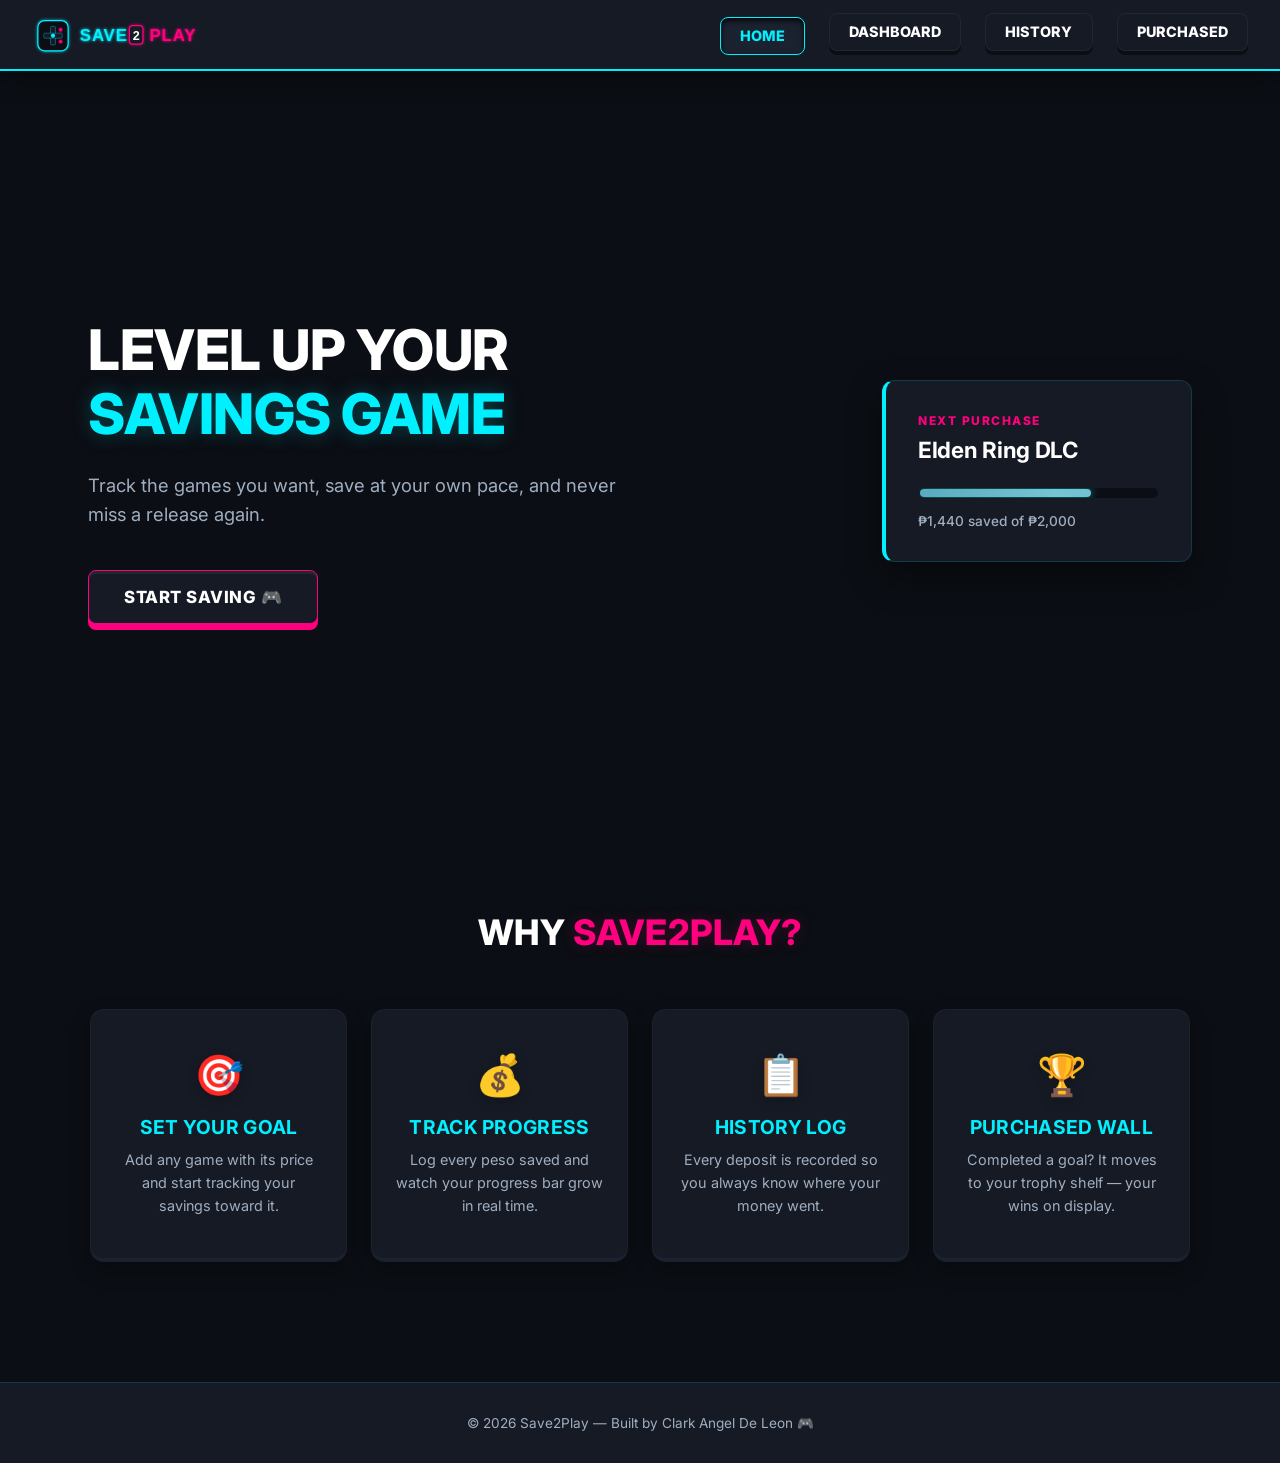
<file: index.html>
<!DOCTYPE html>
<html lang="en">
<head>
  <meta charset="UTF-8" />
  <meta name="viewport" content="width=device-width, initial-scale=1.0"/>
  <title>Save2Play</title>
  <link rel="stylesheet" href="css/style.css" />
  <link href="https://fonts.googleapis.com/css2?family=Inter:wght@400;500;600;700&display=swap" rel="stylesheet">
</head>
<body>

  <nav class="navbar">
    <div class="nav-logo">
      <svg xmlns="http://www.w3.org/2000/svg" viewBox="0 0 240 50" class="logo-svg">
        <defs>
          <filter id="cyan-glow" x="-20%" y="-20%" width="140%" height="140%">
            <feGaussianBlur stdDeviation="2" result="blur" />
            <feMerge>
              <feMergeNode in="blur" />
              <feMergeNode in="SourceGraphic" />
            </feMerge>
          </filter>
          <filter id="magenta-glow" x="-20%" y="-20%" width="140%" height="140%">
            <feGaussianBlur stdDeviation="2" result="blur" />
            <feMerge>
              <feMergeNode in="blur" />
              <feMergeNode in="SourceGraphic" />
            </feMerge>
          </filter>
        </defs>
        <g transform="translate(5, 5)">
          <g transform="translate(0, 2)">
            <rect x="2" y="2" width="36" height="36" rx="8" fill="#0B0E14" stroke="#00F0FF" stroke-width="1.5" filter="url(#cyan-glow)"/>
            <rect x="17" y="9" width="6" height="22" rx="1.5" fill="#151A24" stroke="rgba(0, 240, 255, 0.4)" stroke-width="1"/>
            <rect x="9" y="17" width="22" height="6" rx="1.5" fill="#151A24" stroke="rgba(0, 240, 255, 0.4)" stroke-width="1"/>
            <circle cx="20" cy="20" r="2.5" fill="#00F0FF"/>
            <circle cx="29" cy="13" r="2" fill="#FF007F" filter="url(#magenta-glow)"/>
            <circle cx="29" cy="27" r="2" fill="#FF007F" filter="url(#magenta-glow)"/>
          </g>
          <text x="52" y="28" font-family="'Segoe UI', sans-serif" font-size="20" font-weight="900" fill="#00F0FF" letter-spacing="1" filter="url(#cyan-glow)">SAVE</text>
          <rect x="111" y="10" width="16" height="22" rx="4" fill="#151A24" stroke="#FF007F" stroke-width="1.5" filter="url(#magenta-glow)"/>
          <text x="115" y="27" font-family="'Segoe UI', sans-serif" font-size="15" font-weight="900" fill="#ffffff">2</text>
          <text x="135" y="28" font-family="'Segoe UI', sans-serif" font-size="20" font-weight="900" fill="#FF007F" letter-spacing="1" filter="url(#magenta-glow)">PLAY</text>
        </g>
      </svg>
    </div>

    <div class="nav-container">
      <ul class="nav-links">
        <li><a href="index.html" class="active">Home</a></li>
        <li><a href="dashboard.html">Dashboard</a></li>
        <li><a href="history.html">History</a></li>
        <li><a href="purchased.html">Purchased</a></li>
      </ul>
    </div>
  </nav>

  <main>
    <section class="hero">
      <div class="hero-content">
        <h1>Level Up Your <span class="highlight">Savings Game</span></h1>
        <p>Track the games you want, save at your own pace, and never miss a release again.</p>
        <a href="dashboard.html" class="btn-primary">Start Saving 🎮</a>
      </div>
      <div class="hero-image">
        <div class="hero-card">
          <p class="hero-card-label">Next Purchase</p>
          <h2 class="hero-card-game">Elden Ring DLC</h2>
          <div class="hero-progress-bar">
            <div class="hero-progress-fill" style="width: 72%"></div>
          </div>
          <p class="hero-card-stat">₱1,440 saved of ₱2,000</p>
        </div>
      </div>
    </section>

    <section class="features">
      <h2 class="section-title">Why <span class="title-highlight">Save2Play?</span></h2>
      <div class="features-grid">
        <div class="feature-card">
          <div class="feature-icon">🎯</div>
          <h3>Set Your Goal</h3>
          <p>Add any game with its price and start tracking your savings toward it.</p>
        </div>
        <div class="feature-card">
          <div class="feature-icon">💰</div>
          <h3>Track Progress</h3>
          <p>Log every peso saved and watch your progress bar grow in real time.</p>
        </div>
        <div class="feature-card">
          <div class="feature-icon">📋</div>
          <h3>History Log</h3>
          <p>Every deposit is recorded so you always know where your money went.</p>
        </div>
        <div class="feature-card">
          <div class="feature-icon">🏆</div>
          <h3>Purchased Wall</h3>
          <p>Completed a goal? It moves to your trophy shelf — your wins on display.</p>
        </div>
      </div>
    </section>
  </main>

  <footer>
    <p>© 2026 Save2Play — Built by Clark Angel De Leon 🎮</p>
  </footer>

  <script src="js/app.js"></script>
</body>
</html>
</file>
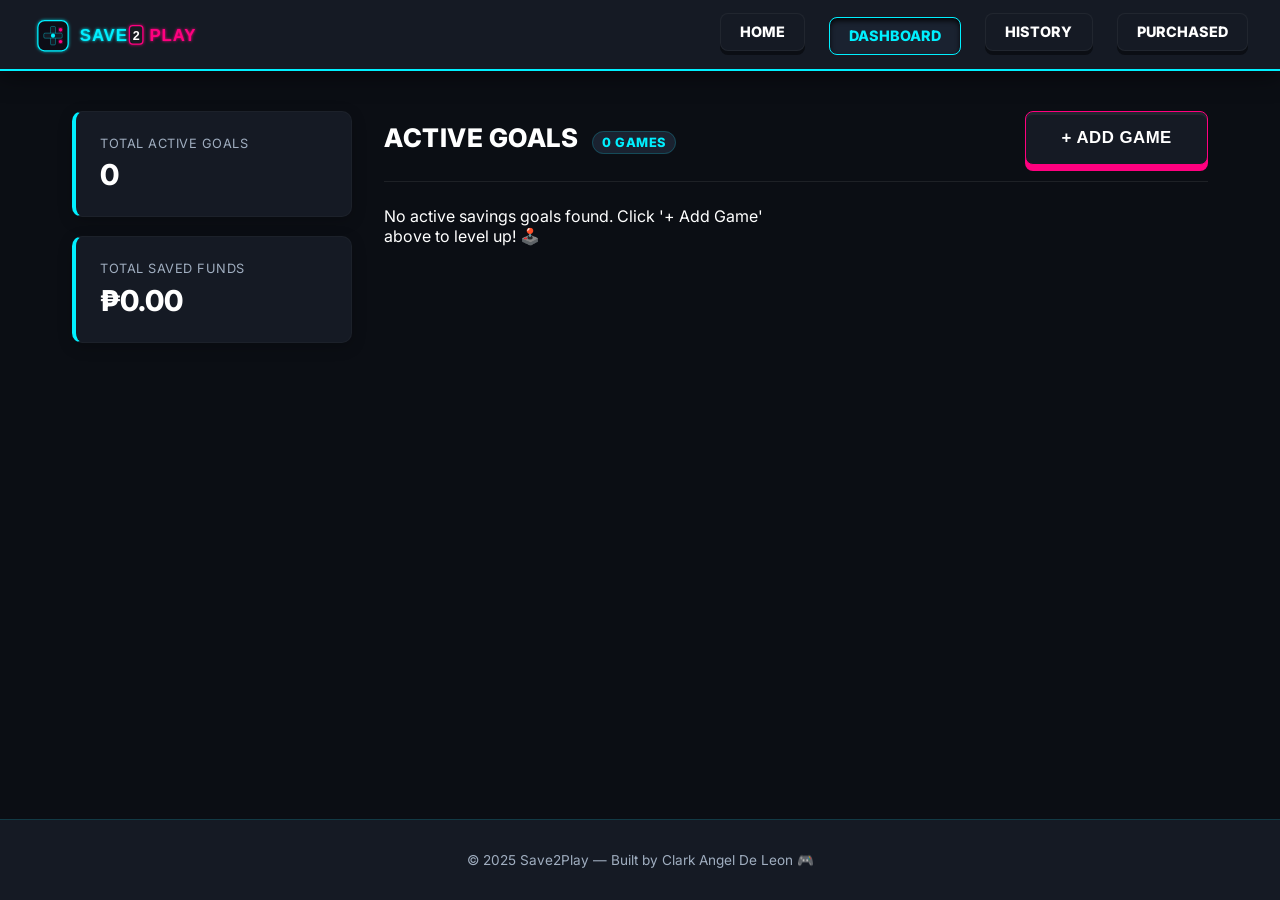
<file: dashboard.html>
<!DOCTYPE html>
<html lang="en">
<head>
  <meta charset="UTF-8" />
  <meta name="viewport" content="width=device-width, initial-scale=1.0"/>
  <title>Save2Play — Dashboard</title>
  <link href="https://fonts.googleapis.com/css2?family=Inter:wght@400;500;600;700&display=swap" rel="stylesheet">
  <link rel="stylesheet" href="css/style.css" />
</head>
<body>

  <nav class="navbar">
    <div class="nav-logo">
      <svg xmlns="http://www.w3.org/2000/svg" viewBox="0 0 240 50" class="logo-svg">
        <defs>
          <filter id="cyan-glow" x="-20%" y="-20%" width="140%" height="140%">
            <feGaussianBlur stdDeviation="2" result="blur" />
            <feMerge>
              <feMergeNode in="blur" />
              <feMergeNode in="SourceGraphic" />
            </feMerge>
          </filter>
          <filter id="magenta-glow" x="-20%" y="-20%" width="140%" height="140%">
            <feGaussianBlur stdDeviation="2" result="blur" />
            <feMerge>
              <feMergeNode in="blur" />
              <feMergeNode in="SourceGraphic" />
            </feMerge>
          </filter>
        </defs>
        <g transform="translate(5, 5)">
          <g transform="translate(0, 2)">
            <rect x="2" y="2" width="36" height="36" rx="8" fill="#0B0E14" stroke="#00F0FF" stroke-width="1.5" filter="url(#cyan-glow)"/>
            <rect x="17" y="9" width="6" height="22" rx="1.5" fill="#151A24" stroke="rgba(0, 240, 255, 0.4)" stroke-width="1"/>
            <rect x="9" y="17" width="22" height="6" rx="1.5" fill="#151A24" stroke="rgba(0, 240, 255, 0.4)" stroke-width="1"/>
            <circle cx="20" cy="20" r="2.5" fill="#00F0FF"/>
            <circle cx="29" cy="13" r="2" fill="#FF007F" filter="url(#magenta-glow)"/>
            <circle cx="29" cy="27" r="2" fill="#FF007F" filter="url(#magenta-glow)"/>
          </g>
          <text x="52" y="28" font-family="'Segoe UI', sans-serif" font-size="20" font-weight="900" fill="#00F0FF" letter-spacing="1" filter="url(#cyan-glow)">SAVE</text>
          <rect x="111" y="10" width="16" height="22" rx="4" fill="#151A24" stroke="#FF007F" stroke-width="1.5" filter="url(#magenta-glow)"/>
          <text x="115" y="27" font-family="'Segoe UI', sans-serif" font-size="15" font-weight="900" fill="#ffffff">2</text>
          <text x="135" y="28" font-family="'Segoe UI', sans-serif" font-size="20" font-weight="900" fill="#FF007F" letter-spacing="1" filter="url(#magenta-glow)">PLAY</text>
        </g>
      </svg>
    </div>

    <div class="nav-container">
      <ul class="nav-links">
        <li><a href="index.html">Home</a></li>
        <li><a href="dashboard.html">Dashboard</a></li>
        <li><a href="history.html">History</a></li>
        <li><a href="purchased.html">Purchased</a></li>
      </ul>
    </div>
  </nav>

  <main class="dashboard-layout">
    <aside class="sidebar">
      <div class="sidebar-card">
        <p class="sidebar-label">Total Active Goals</p>
        <h2 id="total-goals" class="sidebar-value">0</h2>
      </div>
      <div class="sidebar-card">
        <p class="sidebar-label">Total Saved Funds</p>
        <h2 id="total-saved" class="sidebar-value">₱0.00</h2>
      </div>
    </aside>

    <section class="dashboard-content">
      <div class="dashboard-header">
        <h2>Active Goals <span id="game-count" class="badge">0 games</span></h2>
        <button class="btn-primary" onclick="openModal()">+ Add Game</button>
      </div>

      <div id="game-grid" class="game-grid">
        <div id="empty-state" class="empty-state">
          <p>No active savings goals found. Click '+ Add Game' above to level up! 🕹️</p>
        </div>
      </div>
    </section>
  </main>

  <div id="modal-overlay" class="modal-overlay">
    <div class="modal">
      <div class="modal-header">
        <h3>Add New Game</h3>
        <button class="btn-close" onclick="closeModal()">×</button>
      </div>
      
      <div class="modal-body">
        <label>Game Title</label>
        <input type="text" id="game-title" placeholder="e.g. Elden Ring DLC" />
        
        <label>Target Price (₱)</label>
        <input type="number" id="game-price" placeholder="e.g. 2000" />
        
        <label>Amount Already Saved (₱)</label>
        <input type="number" id="game-saved" placeholder="e.g. 500" />
      </div>
      
      <div class="modal-footer">
        <button class="btn-secondary" onclick="closeModal()">Cancel</button>
        <button class="btn-primary-sm" onclick="addGame()">Confirm</button>
      </div>
    </div>
  </div>

  <footer>
    <p>© 2025 Save2Play — Built by Clark Angel De Leon 🎮</p>
  </footer>

  <script src="js/app.js"></script>
</body>
</html>
</file>
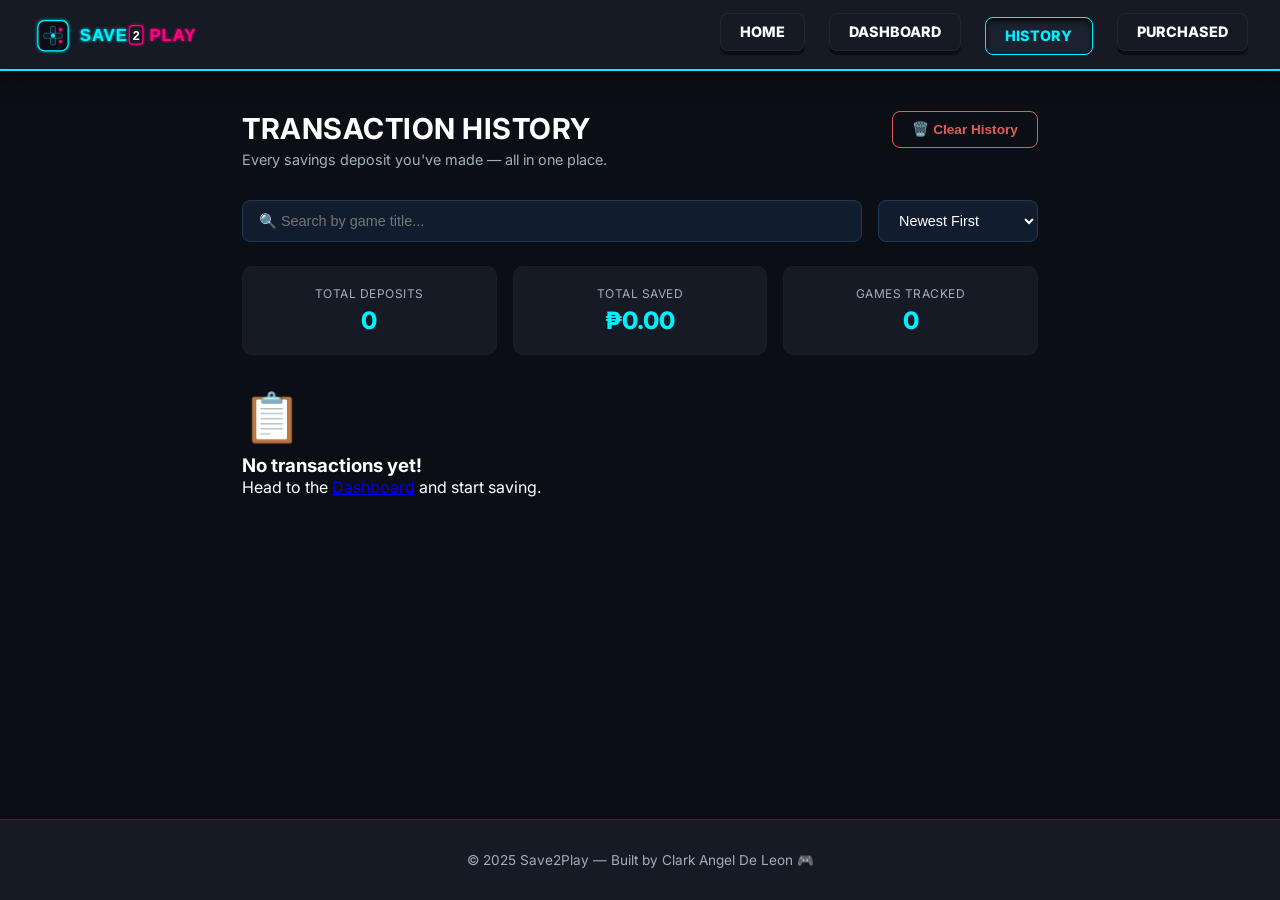
<file: history.html>
<!DOCTYPE html>
<html lang="en">
<head>
  <meta charset="UTF-8" />
  <meta name="viewport" content="width=device-width, initial-scale=1.0"/>
  <title>Save2Play — History Log</title>
  <link href="https://fonts.googleapis.com/css2?family=Inter:wght@400;500;600;700&display=swap" rel="stylesheet">
  <link rel="stylesheet" href="css/style.css" />
</head>
<body>

  <nav class="navbar">
    <div class="nav-logo">
      <svg xmlns="http://www.w3.org/2000/svg" viewBox="0 0 240 50" class="logo-svg">
        <defs>
          <filter id="cyan-glow" x="-20%" y="-20%" width="140%" height="140%">
            <feGaussianBlur stdDeviation="2" result="blur" />
            <feMerge>
              <feMergeNode in="blur" />
              <feMergeNode in="SourceGraphic" />
            </feMerge>
          </filter>
          <filter id="magenta-glow" x="-20%" y="-20%" width="140%" height="140%">
            <feGaussianBlur stdDeviation="2" result="blur" />
            <feMerge>
              <feMergeNode in="blur" />
              <feMergeNode in="SourceGraphic" />
            </feMerge>
          </filter>
        </defs>
        <g transform="translate(5, 5)">
          <g transform="translate(0, 2)">
            <rect x="2" y="2" width="36" height="36" rx="8" fill="#0B0E14" stroke="#00F0FF" stroke-width="1.5" filter="url(#cyan-glow)"/>
            <rect x="17" y="9" width="6" height="22" rx="1.5" fill="#151A24" stroke="rgba(0, 240, 255, 0.4)" stroke-width="1"/>
            <rect x="9" y="17" width="22" height="6" rx="1.5" fill="#151A24" stroke="rgba(0, 240, 255, 0.4)" stroke-width="1"/>
            <circle cx="20" cy="20" r="2.5" fill="#00F0FF"/>
            <circle cx="29" cy="13" r="2" fill="#FF007F" filter="url(#magenta-glow)"/>
            <circle cx="29" cy="27" r="2" fill="#FF007F" filter="url(#magenta-glow)"/>
          </g>
          <text x="52" y="28" font-family="'Segoe UI', sans-serif" font-size="20" font-weight="900" fill="#00F0FF" letter-spacing="1" filter="url(#cyan-glow)">SAVE</text>
          <rect x="111" y="10" width="16" height="22" rx="4" fill="#151A24" stroke="#FF007F" stroke-width="1.5" filter="url(#magenta-glow)"/>
          <text x="115" y="27" font-family="'Segoe UI', sans-serif" font-size="15" font-weight="900" fill="#ffffff">2</text>
          <text x="135" y="28" font-family="'Segoe UI', sans-serif" font-size="20" font-weight="900" fill="#FF007F" letter-spacing="1" filter="url(#magenta-glow)">PLAY</text>
        </g>
      </svg>
    </div>

    <div class="nav-container">
      <ul class="nav-links">
        <li><a href="index.html">Home</a></li>
        <li><a href="dashboard.html">Dashboard</a></li>
        <li><a href="history.html">History</a></li>
        <li><a href="purchased.html">Purchased</a></li>
      </ul>
    </div>
  </nav>

  <main class="history-page">  
    <div class="page-header">    
      <div>      
        <h1>Transaction History</h1>      
        <p class="page-subtitle">Every savings deposit you've made — all in one place.</p>    
      </div>    
      <button class="btn-danger" onclick="clearHistory()">🗑️ Clear History</button>  
    </div>  

    <div class="history-filters">    
      <input      
        type="text"      
        id="search-input"      
        placeholder="🔍 Search by game title..."      
        oninput="filterHistory()"    
      />    
      <select id="sort-select" onchange="filterHistory()">      
        <option value="newest">Newest First</option>      
        <option value="oldest">Oldest First</option>      
        <option value="highest">Highest Amount</option>      
        <option value="lowest">Lowest Amount</option>    
      </select>  
    </div>  

    <div class="history-summary">    
      <div class="summary-box">      
        <p class="stat-label">Total Deposits</p>      
        <p class="stat-value" id="total-deposits">0</p>    
      </div>    
      <div class="summary-box">      
        <p class="stat-label">Total Saved</p>      
        <p class="stat-value" id="total-amount">₱0</p>    
      </div>    
      <div class="summary-box">      
        <p class="stat-label">Games Tracked</p>      
        <p class="stat-value" id="unique-games">0</p>    
      </div>  
    </div>  

    <div class="history-list" id="history-list">    
      <div class="empty-state" id="history-empty">      
        <p class="empty-icon">📋</p>      
        <h3>No transactions yet!</h3>      
        <p>Head to the <a href="dashboard.html">Dashboard</a> and start saving.</p>    
      </div>  
    </div>
  </main>

  <footer>
    <p>© 2025 Save2Play — Built by Clark Angel De Leon 🎮</p>
  </footer>

  <script src="js/history.js"></script>
</body>
</html>
</file>
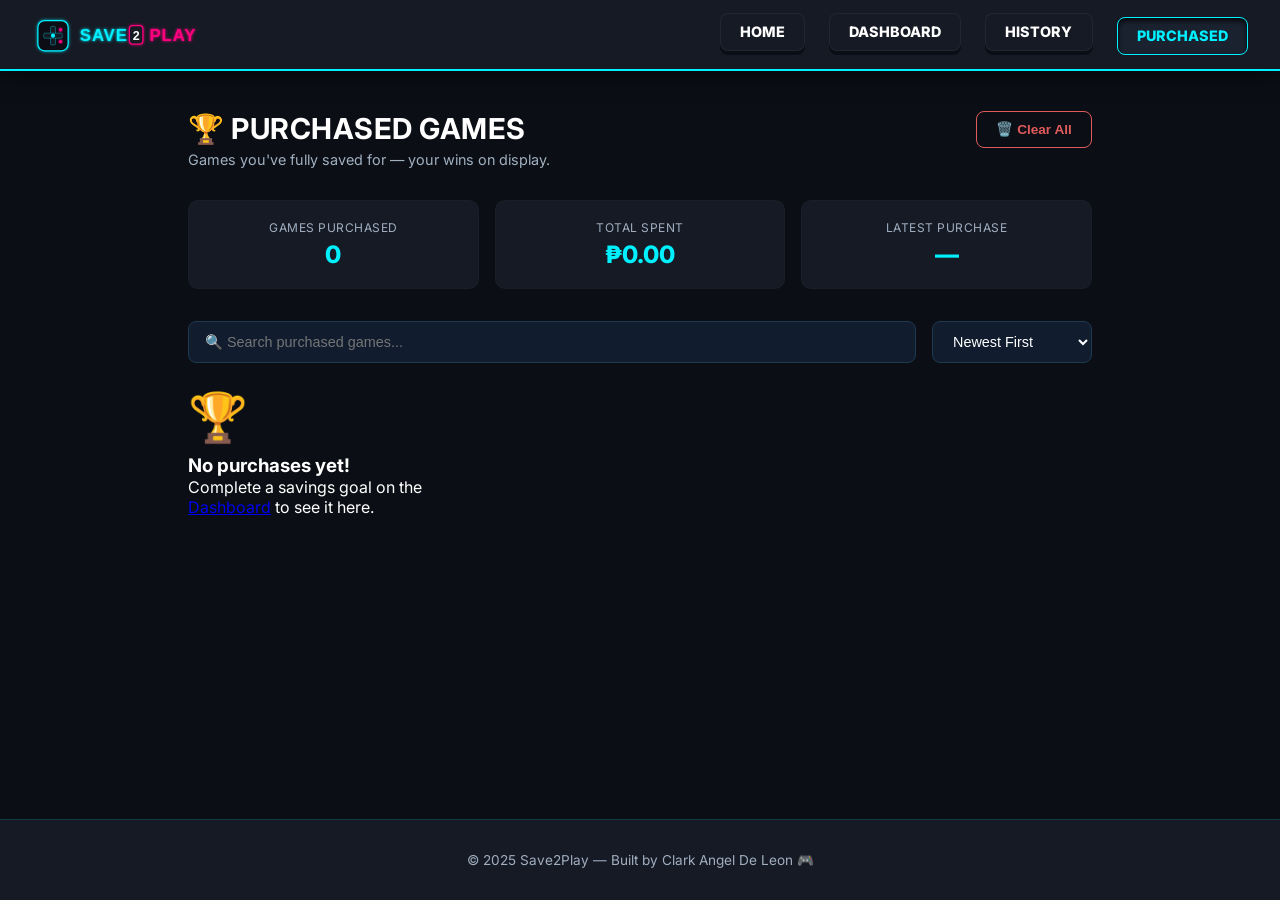
<file: purchased.html>
<!DOCTYPE html>
<html lang="en">
<head>
  <meta charset="UTF-8" />
  <meta name="viewport" content="width=device-width, initial-scale=1.0"/>
  <title>Save2Play — Trophy Shelf</title>
  <link href="https://fonts.googleapis.com/css2?family=Inter:wght@400;500;600;700&display=swap" rel="stylesheet">
  <link rel="stylesheet" href="css/style.css" />
</head>
<body>

  <nav class="navbar">
    <div class="nav-logo">
      <svg xmlns="http://www.w3.org/2000/svg" viewBox="0 0 240 50" class="logo-svg">
        <defs>
          <filter id="cyan-glow" x="-20%" y="-20%" width="140%" height="140%">
            <feGaussianBlur stdDeviation="2" result="blur" />
            <feMerge>
              <feMergeNode in="blur" />
              <feMergeNode in="SourceGraphic" />
            </feMerge>
          </filter>
          <filter id="magenta-glow" x="-20%" y="-20%" width="140%" height="140%">
            <feGaussianBlur stdDeviation="2" result="blur" />
            <feMerge>
              <feMergeNode in="blur" />
              <feMergeNode in="SourceGraphic" />
            </feMerge>
          </filter>
        </defs>
        <g transform="translate(5, 5)">
          <g transform="translate(0, 2)">
            <rect x="2" y="2" width="36" height="36" rx="8" fill="#0B0E14" stroke="#00F0FF" stroke-width="1.5" filter="url(#cyan-glow)"/>
            <rect x="17" y="9" width="6" height="22" rx="1.5" fill="#151A24" stroke="rgba(0, 240, 255, 0.4)" stroke-width="1"/>
            <rect x="9" y="17" width="22" height="6" rx="1.5" fill="#151A24" stroke="rgba(0, 240, 255, 0.4)" stroke-width="1"/>
            <circle cx="20" cy="20" r="2.5" fill="#00F0FF"/>
            <circle cx="29" cy="13" r="2" fill="#FF007F" filter="url(#magenta-glow)"/>
            <circle cx="29" cy="27" r="2" fill="#FF007F" filter="url(#magenta-glow)"/>
          </g>
          <text x="52" y="28" font-family="'Segoe UI', sans-serif" font-size="20" font-weight="900" fill="#00F0FF" letter-spacing="1" filter="url(#cyan-glow)">SAVE</text>
          <rect x="111" y="10" width="16" height="22" rx="4" fill="#151A24" stroke="#FF007F" stroke-width="1.5" filter="url(#magenta-glow)"/>
          <text x="115" y="27" font-family="'Segoe UI', sans-serif" font-size="15" font-weight="900" fill="#ffffff">2</text>
          <text x="135" y="28" font-family="'Segoe UI', sans-serif" font-size="20" font-weight="900" fill="#FF007F" letter-spacing="1" filter="url(#magenta-glow)">PLAY</text>
        </g>
      </svg>
    </div>

    <div class="nav-container">
      <ul class="nav-links">
        <li><a href="index.html">Home</a></li>
        <li><a href="dashboard.html">Dashboard</a></li>
        <li><a href="history.html">History</a></li>
        <li><a href="purchased.html">Purchased</a></li>
      </ul>
    </div>
  </nav>

  <main class="purchased-page">  
    <div class="page-header">    
      <div>      
        <h1>🏆 Purchased Games</h1>      
        <p class="page-subtitle">Games you've fully saved for — your wins on display.</p>    
      </div>    
      <button class="btn-danger" onclick="clearPurchased()">🗑️ Clear All</button>  
    </div>  

    <div class="history-summary">    
      <div class="summary-box">      
        <p class="stat-label">Games Purchased</p>      
        <p class="stat-value" id="total-purchased">0</p>    
      </div>    
      <div class="summary-box">      
        <p class="stat-label">Total Spent</p>      
        <p class="stat-value" id="total-spent">₱0.00</p>    
      </div>    
      <div class="summary-box">      
        <p class="stat-label">Latest Purchase</p>      
        <p class="stat-value" id="latest-purchase">—</p>    
      </div>  
    </div>  

    <div class="history-filters">    
      <input      
        type="text"      
        id="search-input"      
        placeholder="🔍 Search purchased games..."      
        oninput="filterPurchased()"    
      />    
      <select id="sort-select" onchange="filterPurchased()">      
        <option value="newest">Newest First</option>      
        <option value="oldest">Oldest First</option>      
        <option value="highest">Highest Price</option>      
        <option value="lowest">Lowest Price</option>    
      </select>  
    </div>  

    <div class="purchased-grid" id="purchased-grid">    
      <div class="empty-state" id="purchased-empty">      
        <p class="empty-icon">🏆</p>      
        <h3>No purchases yet!</h3>      
        <p>Complete a savings goal on the <a href="dashboard.html">Dashboard</a> to see it here.</p>    
      </div>  
    </div>
  </main>

  <footer>
    <p>© 2025 Save2Play — Built by Clark Angel De Leon 🎮</p>
  </footer>

  <script src="js/purchased.js"></script>
</body>
</html>
</file>
<file: css/style.css>
/* ==========================================================================
   === GLOBAL RESET, VARIABLES & FONTS ===
   ========================================================================== */
:root {
  --bg-primary: #0B0E14;       /* Deep Space Black */
  --bg-navbar: #151A24;        /* Dark Charcoal Carbon */
  --accent-neon: #00F0FF;      /* Neon Electric Cyan */
  --accent-active: #FF007F;    /* Neon Magenta */
  --accent-polish: #59ABBD;    /* Polished Muted Cyan */
  --text-main: #ffffff;
  --text-muted: #a0aec0;
  --font-family: 'Inter', 'Segoe UI', -apple-system, BlinkMacSystemFont, Roboto, sans-serif;
}

* {
  margin: 0;
  padding: 0;
  box-sizing: border-box;
}

body {
  background-color: var(--bg-primary);
  color: var(--text-main);
  font-family: var(--font-family);
  min-height: 100vh;
  -webkit-font-smoothing: antialiased;
  scroll-behavior: smooth;
  display: flex;
  flex-direction: column;
}

/* ==========================================================================
   === CORE GLOBAL COMPONENTS (SCROLLBAR & SELECTION) ===
   ========================================================================== */
::-webkit-scrollbar {
  width: 6px;
}

::-webkit-scrollbar-track {
  background: #1B263B;
}

::-webkit-scrollbar-thumb {
  background-color: var(--accent-polish);
  border-radius: 999px;
}

::selection {
  background-color: var(--accent-polish);
  color: #1B263B;
}

/* ==========================================================================
   === SITE CONTENT CANVAS WRAPPER ===
   ========================================================================== */
main {
  padding: 2.5rem 2rem;
  max-width: 1200px;
  margin: 0 auto;
  width: 100%;
}

/* ==========================================================================
   === STICKY NAVIGATION BAR ===
   ========================================================================== */
.navbar {
  display: flex;
  justify-content: space-between;
  align-items: center;
  padding: 0.8rem 2rem;
  background-color: var(--bg-navbar);
  border-bottom: 2px solid var(--accent-neon);
  box-shadow: 0 4px 25px rgba(0, 0, 0, 0.5);
  position: sticky;
  top: 0;
  z-index: 100;
}

.nav-logo {
  display: flex;
  align-items: center;
  cursor: pointer;
  transition: transform 0.2s ease-in-out;
}

.nav-logo:hover {
  transform: scale(1.02);
}

.logo-svg {
  height: 42px;
  width: auto;
  display: block;
}

.nav-container {
  display: flex;
  align-items: center;
  padding-bottom: 5px;
}

/* ==========================================================================
   === 3D MECHANICAL NAVBAR BUTTONS ===
   ========================================================================== */
.nav-links {
  list-style: none;
  display: flex;
  gap: 1.5rem;
}

.nav-links a {
  color: var(--text-main);
  text-decoration: none;
  font-size: 0.9rem;
  font-weight: 800;
  text-transform: uppercase;
  padding: 0.6rem 1.2rem;
  border-radius: 8px;
  background-color: var(--bg-navbar);
  border: 1px solid rgba(255, 255, 255, 0.05);
  display: inline-block;
  cursor: pointer;
  position: relative;
  transition: all 0.1s ease;
  /* 3D "Keycap" Effect */
  box-shadow: 0 4px 0px 0px var(--bg-primary); 
}

/* Hover: Slight lift effect */
.nav-links a:hover {
  color: var(--accent-neon);
  border-color: var(--accent-neon);
  transform: translateY(-2px);
  box-shadow: 0 6px 0px 0px var(--accent-neon);
}

/* Active Page: "Pressed In" 3D Effect */
.nav-links a.active {
  color: var(--accent-neon);
  background-color: #1a2230;
  border-color: var(--accent-neon);
  transform: translateY(4px); /* Pushes the button down */
  box-shadow: inset 0 3px 5px rgba(0, 0, 0, 0.8), 
              0 0px 0px 0px var(--accent-neon); /* Removes bottom shadow */
}

/* Click feedback */
.nav-links a:active {
  transform: translateY(4px);
  box-shadow: inset 0 3px 5px rgba(0, 0, 0, 0.8);
}

/* ==========================================================================
   === LANDING PAGE HERO LAYOUT ===
   ========================================================================== */
.hero {
  display: flex;
  justify-content: space-between;
  align-items: center;
  padding: 5rem 1rem;
  gap: 3rem;
  min-height: 80vh;
}

.hero-content {
  max-width: 550px;
}

.hero-content h1 {
  font-size: 3.5rem;
  font-weight: 800;
  line-height: 1.15;
  margin-bottom: 1.5rem;
  text-transform: uppercase;
  letter-spacing: -0.5px;
}

.highlight {
  color: var(--accent-neon);
  text-shadow: 0 0 20px rgba(0, 240, 255, 0.25);
}

.hero-content p {
  font-size: 1.15rem;
  color: var(--text-muted);
  margin-bottom: 2.5rem;
  line-height: 1.6;
}

/* Mechanical Switch Style 3D Buttons */
.btn-primary {
  display: inline-block;
  background-color: var(--bg-navbar);
  color: var(--text-main);
  border: 1px solid var(--accent-active);
  padding: 1rem 2.2rem;
  border-radius: 8px;
  text-decoration: none;
  font-weight: 800;
  font-size: 1.05rem;
  text-transform: uppercase;
  letter-spacing: 0.5px;
  box-shadow: 
    inset 0 3px 0 rgba(255, 255, 255, 0.05),
    0 6px 0px 0px var(--accent-active);
  transition: all 0.08s ease-in-out;
  position: relative;
  top: 0;
}

.btn-primary:hover {
  background-color: #1a202c;
  border-color: var(--accent-active);
  box-shadow: 
    inset 0 3px 0 rgba(255, 255, 255, 0.05),
    0 6px 20px rgba(255, 0, 127, 0.35),
    0 6px 0px 0px var(--accent-active);
}

.btn-primary:active, .btn-add:active, .btn-primary-sm:active, .btn-deposit:active {
  transform: scale(0.97);
}

/* HUD Preview Panels */
.hero-image {
  flex-shrink: 0;
  perspective: 1000px;
}

.hero-card {
  background-color: var(--bg-navbar);
  border: 1px solid rgba(0, 240, 255, 0.15);
  border-left: 4px solid var(--accent-neon);
  border-radius: 12px;
  padding: 2rem;
  width: 310px;
  box-shadow: 0 15px 35px rgba(0, 0, 0, 0.4);
  transition: all 0.3s cubic-bezier(0.25, 0.46, 0.45, 0.94);
}

.hero-card:hover {
  transform: translateY(-5px) rotateX(2deg) rotateY(-2deg);
  border-color: rgba(0, 240, 255, 0.4);
  box-shadow: 0 20px 40px rgba(0, 240, 255, 0.1);
}

.hero-card-label {
  font-size: 0.75rem;
  color: var(--accent-active);
  font-weight: 800;
  text-transform: uppercase;
  letter-spacing: 1.5px;
  margin-bottom: 0.5rem;
}

.hero-card-game {
  font-size: 1.4rem;
  font-weight: 700;
  letter-spacing: -0.3px;
  margin-bottom: 1.5rem;
}

.hero-progress-bar {
  background-color: var(--bg-primary);
  border: 1px solid rgba(255, 255, 255, 0.05);
  border-radius: 6px;
  height: 12px;
  margin-bottom: 0.9rem;
  overflow: hidden;
  padding: 1px;
}

.hero-progress-fill {
  height: 100%;
  background: linear-gradient(90deg, #00bfff, var(--accent-neon));
  border-radius: 4px;
  box-shadow: 0 0 10px rgba(0, 240, 255, 0.6);
}

.hero-card-stat {
  font-size: 0.85rem;
  color: var(--text-muted);
  font-weight: 500;
}

/* ==========================================================================
   === FEATURES MARKETING SECTION ===
   ========================================================================== */
.features {
  padding: 5rem 1rem;
  text-align: center;
}

.section-title {
  font-size: 2.2rem;
  font-weight: 800;
  margin-bottom: 3.5rem;
  text-transform: uppercase;
  letter-spacing: 0.5px;
  color: var(--text-main);
}

.title-highlight {
  color: var(--accent-active);
  text-shadow: 0 0 15px rgba(255, 0, 127, 0.2);
}

.features-grid {
  display: grid;
  grid-template-columns: repeat(auto-fit, minmax(220px, 1fr));
  gap: 1.5rem;
  max-width: 1100px;
  margin: 0 auto;
}

.features-grid .feature-card {
  background-color: var(--bg-navbar);
  border: 1px solid rgba(255, 255, 255, 0.03);
  border-bottom: 4px solid #1a2230; 
  border-radius: 14px;
  padding: 2.5rem 1.5rem;
  box-shadow: 0 8px 20px rgba(0, 0, 0, 0.3);
  transition: all 0.25s cubic-bezier(0.25, 0.46, 0.45, 0.94);
}

.features-grid .feature-card:hover {
  border-color: var(--accent-neon);
  border-bottom-color: var(--accent-neon);
  transform: translateY(-5px);
  box-shadow: 0 12px 25px rgba(0, 240, 255, 0.12);
}

.feature-icon {
  font-size: 2.5rem;
  margin-bottom: 1rem;
  filter: drop-shadow(0 4px 6px rgba(0,0,0,0.2));
}

.features-grid .feature-card h3 {
  font-size: 1.2rem;
  font-weight: 700;
  margin-bottom: 0.6rem;
  text-transform: uppercase;
  letter-spacing: 0.3px;
  color: var(--accent-neon);
}

.features-grid .feature-card p {
  font-size: 0.9rem;
  color: var(--text-muted);
  line-height: 1.6;
}

/* ==========================================================================
   === WORKSPACE TRACKING PLATFORM GRID ===
   ========================================================================== */
.dashboard-layout {
  display: grid;
  grid-template-columns: 280px 1fr;
  gap: 2rem;
  align-items: start;
}

.sidebar {
  display: flex;
  flex-direction: column;
  gap: 1.2rem;
}

.sidebar-card {
  background-color: var(--bg-navbar);
  border: 1px solid rgba(255, 255, 255, 0.03);
  border-left: 4px solid var(--accent-neon);
  padding: 1.5rem;
  border-radius: 10px;
  box-shadow: 0 4px 15px rgba(0, 0, 0, 0.2);
}

.sidebar-label {
  font-size: 0.8rem;
  color: var(--text-muted);
  text-transform: uppercase;
  letter-spacing: 0.5px;
  margin-bottom: 0.4rem;
}

.sidebar-value {
  font-size: 1.8rem;
  font-weight: 800;
  color: var(--text-main);
}

.dashboard-content {
  display: flex;
  flex-direction: column;
  gap: 1.5rem;
}

.dashboard-header {
  display: flex;
  justify-content: space-between;
  align-items: center;
  border-bottom: 1px solid rgba(255, 255, 255, 0.08);
  padding-bottom: 1rem;
}

.dashboard-header h2 {
  font-size: 1.6rem;
  font-weight: 800;
  text-transform: uppercase;
  letter-spacing: 0.5px;
}

.badge {
  font-size: 0.8rem;
  background-color: #1a2230;
  color: var(--accent-neon);
  padding: 0.2rem 0.6rem;
  border-radius: 20px;
  margin-left: 0.5rem;
  border: 1px solid rgba(0, 240, 255, 0.2);
}

/* ==========================================================================
   === DYNAMIC ITEM SECTIONS & CARDS ===
   ========================================================================== */
.game-grid {
  display: grid;
  grid-template-columns: repeat(auto-fill, minmax(300px, 1fr));
  gap: 1.5rem;
}

.game-card {
  background-color: var(--bg-navbar);
  border: 1px solid rgba(255, 255, 255, 0.04);
  border-radius: 12px;
  padding: 1.5rem;
  display: flex;
  flex-direction: column;
  gap: 1.2rem;
  box-shadow: 0 4px 15px rgba(0, 0, 0, 0.25);
  transition: border-color 0.2s ease-in-out;
}

.game-card:hover {
  border-color: rgba(0, 240, 255, 0.3);
}

.card-header {
  display: flex;
  justify-content: space-between;
  align-items: flex-start;
  gap: 1rem;
}

.card-title, .history-game, .purchased-title {
  font-size: 1.2rem;
  font-weight: 700;
  line-height: 1.3;
  white-space: nowrap;
  overflow: hidden;
  text-overflow: ellipsis;
}

.card-actions {
  display: flex;
  gap: 0.5rem;
}

.btn-icon {
  background: transparent;
  border: none;
  font-size: 1.1rem;
  cursor: pointer;
  padding: 0.2rem;
  opacity: 0.6;
  transition: opacity 0.15s, transform 0.1s;
  position: relative;
}

.btn-icon:hover {
  opacity: 1;
  transform: scale(1.1);
}

.btn-icon:hover::after {
  content: attr(title);
  position: absolute;
  bottom: 110%;
  left: 50%;
  transform: translateX(-50%);
  background-color: #0f1e35;
  color: #ffffff;
  font-size: 0.72rem;
  padding: 0.3rem 0.6rem;
  border-radius: 6px;
  white-space: nowrap;
  border: 1px solid #1e3a50;
  pointer-events: none;
  z-index: 10;
}

/* Progress System Bars & Fills */
.card-progress {
  display: flex;
  align-items: center;
  gap: 1rem;
}

.progress-bar {
  flex: 1;
  background-color: var(--bg-primary);
  height: 10px;
  border-radius: 5px;
  overflow: hidden;
  border: 1px solid rgba(255, 255, 255, 0.03);
}

.progress-percent {
  font-size: 0.85rem;
  font-weight: 700;
  color: var(--accent-neon);
  min-width: 45px;
  text-align: right;
}

.card-stats {
  display: grid;
  grid-template-columns: repeat(3, 1fr);
  gap: 0.5rem;
  background-color: rgba(11, 14, 20, 0.4);
  padding: 0.8rem;
  border-radius: 8px;
  border: 1px solid rgba(255, 255, 255, 0.02);
}

.card-stat {
  text-align: center;
}

.stat-label {
  font-size: 0.7rem;
  color: var(--text-muted);
  text-transform: uppercase;
  margin-bottom: 0.2rem;
}

.stat-value {
  font-size: 0.85rem;
  font-weight: 700;
}

.stat-value.green { color: #00ff87; }
.stat-value.red { color: #ff3366; }

.btn-deposit {
  width: 100%;
  background-color: #1a2230;
  color: var(--text-main);
  border: 1px solid rgba(255, 255, 255, 0.05);
  padding: 0.75rem;
  border-radius: 6px;
  font-weight: 700;
  font-size: 0.9rem;
  cursor: pointer;
  box-shadow: 0 3px 0 0 rgba(0, 240, 255, 0.3);
  transition: all 0.05s ease-in-out, transform 0.1s ease;
}

.btn-deposit:hover {
  border-color: var(--accent-neon);
  color: var(--accent-neon);
  box-shadow: 0 3px 10px rgba(0, 240, 255, 0.15), 0 3px 0 0 var(--accent-neon);
}

/* ==========================================================================
   === POLYMORPHIC INPUT OVERLAY MODALS ===
   ========================================================================== */
.modal-overlay {
  position: fixed;
  top: 0;
  left: 0;
  width: 100%;
  height: 100%;
  background-color: rgba(7, 9, 13, 0.85);
  backdrop-filter: blur(4px);
  display: flex;
  justify-content: center;
  align-items: center;
  z-index: 1000;
  opacity: 0;
  pointer-events: none;
  transition: opacity 0.2s ease-in-out;
}

.modal-overlay.active {
  opacity: 1;
  pointer-events: auto;
}

.modal {
  background-color: var(--bg-navbar);
  border: 2px solid var(--accent-neon);
  box-shadow: 0 0 30px rgba(0, 240, 255, 0.2);
  border-radius: 12px;
  width: 100%;
  max-width: 420px;
  padding: 1.8rem;
  transform: scale(0.95);
  transition: transform 0.2s ease-in-out;
}

.modal-overlay.active .modal {
  transform: scale(1);
}

.modal-header {
  display: flex;
  justify-content: space-between;
  align-items: center;
  margin-bottom: 1.5rem;
}

.modal-header h3 {
  font-size: 1.3rem;
  font-weight: 800;
  text-transform: uppercase;
  color: var(--accent-neon);
  letter-spacing: 0.5px;
}

.btn-close {
  background: transparent;
  border: none;
  color: var(--text-muted);
  font-size: 1.6rem;
  cursor: pointer;
  line-height: 1;
}

.btn-close:hover {
  color: var(--text-main);
}

.modal-body {
  display: flex;
  flex-direction: column;
  gap: 1rem;
  margin-bottom: 1.8rem;
}

.modal-body label {
  font-size: 0.8rem;
  font-weight: 700;
  text-transform: uppercase;
  color: var(--text-muted);
  letter-spacing: 0.5px;
  margin-bottom: -0.4rem;
}

.modal-body input {
  background-color: var(--bg-primary);
  border: 1px solid rgba(255, 255, 255, 0.08);
  padding: 0.75rem;
  border-radius: 6px;
  color: var(--text-main);
  font-family: inherit;
  font-size: 0.95rem;
  transition: border-color 0.15s;
}

.deposit-info {
  font-size: 0.8rem;
  color: var(--text-muted);
  background-color: rgba(11, 14, 20, 0.5);
  padding: 0.6rem;
  border-radius: 6px;
  line-height: 1.4;
  border: 1px solid rgba(255, 255, 255, 0.02);
}

.deposit-info strong {
  color: var(--text-main);
}

.modal-footer {
  display: flex;
  justify-content: flex-end;
  gap: 0.8rem;
}

.btn-secondary {
  background-color: transparent;
  color: var(--text-muted);
  border: 1px solid rgba(255, 255, 255, 0.1);
  padding: 0.6rem 1.2rem;
  border-radius: 6px;
  font-weight: 700;
  cursor: pointer;
  font-size: 0.85rem;
}

.btn-secondary:hover {
  color: var(--text-main);
  border-color: rgba(255, 255, 255, 0.3);
}

.btn-primary-sm {
  background-color: var(--bg-primary);
  color: var(--text-main);
  border: 1px solid var(--accent-active);
  padding: 0.6rem 1.5rem;
  border-radius: 6px;
  font-weight: 800;
  font-size: 0.85rem;
  text-transform: uppercase;
  cursor: pointer;
  box-shadow: 0 3px 0 0 var(--accent-active);
  position: relative;
  top: 0;
  transition: all 0.05s ease-in-out, transform 0.1s ease;
}

.btn-primary-sm:hover {
  box-shadow: 0 3px 10px rgba(255, 0, 127, 0.2), 0 3px 0 0 var(--accent-active);
}

/* ==========================================================================
   === SPRINT 4 — MASTER HISTORY PAGE LAYOUT ===
   ========================================================================== */
.history-page {  
  padding: 2.5rem 2rem;  
  max-width: 860px;  
  margin: 0 auto;
}

.page-header {  
  display: flex;  
  justify-content: space-between;  
  align-items: flex-start;  
  margin-bottom: 2rem;  
  gap: 1rem;  
  flex-wrap: wrap;
}

.page-header h1 {  
  font-size: 1.8rem;  
  margin-bottom: 0.3rem;
  text-transform: uppercase;
  letter-spacing: 0.5px;
}

.page-subtitle {  
  color: #a0b0c0;  
  font-size: 0.9rem;
}

.btn-danger {  
  background: none;  
  border: 1px solid #e05c5c;  
  color: #e05c5c;  
  padding: 0.6rem 1.2rem;  
  border-radius: 8px;  
  cursor: pointer;  
  font-size: 0.85rem;  
  font-weight: 700;
  transition: background-color 0.15s, color 0.15s;  
  white-space: nowrap;
}

.btn-danger:hover {  
  background-color: #e05c5c;  
  color: #ffffff;
}

.history-filters {
  display: flex;
  gap: 1rem;
  margin-bottom: 1.5rem;
  flex-wrap: wrap;
}

.history-filters input,
.history-filters select {
  background-color: #111c2e;
  border: 1px solid #1e3a50;
  border-radius: 8px;
  padding: 0.7rem 1rem;
  color: #ffffff;
  font-size: 0.9rem;
  outline: none;
  transition: border-color 0.2s;
}

.history-filters input {
  flex: 1;
  min-width: 200px;
}

.history-filters select {
  min-width: 160px;
  cursor: pointer;
}

.history-summary {
  display: flex;
  gap: 1rem;
  margin-bottom: 2rem;
  flex-wrap: wrap;
}

.summary-box {
  flex: 1;
  min-width: 140px;
  background-color: var(--bg-navbar);
  border: 1px solid rgba(255, 255, 255, 0.02);
  padding: 1.2rem;
  border-radius: 10px;
  text-align: center;
}

.summary-box .stat-label {
  font-size: 0.75rem;
  color: var(--text-muted);
  text-transform: uppercase;
  letter-spacing: 0.5px;
  margin-bottom: 0.3rem;
}

.summary-box .stat-value {
  font-size: 1.5rem;
  font-weight: 800;
  color: var(--accent-neon);
}

.history-list {
  display: flex;
  flex-direction: column;
  gap: 0.75rem;
}

.history-item {
  background-color: #111c2e;
  border: 1px solid #1e3a50;
  border-radius: 10px;
  padding: 1rem 1.4rem;
  display: flex;
  justify-content: space-between;
  align-items: center;
  box-shadow: 0 4px 10px rgba(0, 0, 0, 0.15);
  transition: border-color 0.2s, transform 0.15s;
}

.history-item:hover {
  border-color: var(--accent-polish);
  transform: translateX(4px);
}

.history-left {
  display: flex;
  align-items: center;
  gap: 1rem;
}

.history-icon {
  font-size: 1.4rem;
}

.history-date {
  font-size: 0.78rem;
  color: #a0b0c0;
}

.history-amount {
  font-size: 1rem;
  font-weight: bold;
}

.history-amount.green {
  color: #00ff87;
}

.empty-icon {
  font-size: 3rem;
  margin-bottom: 0.5rem;
}

/* ==========================================================================
   === SPRINT 5 — ACHIEVED TROPHY LOG GALLERY ===
   ========================================================================== */
.purchased-page {  
  padding: 2.5rem 3rem;  
  max-width: 1000px;  
  margin: 0 auto;
}

.purchased-grid {  
  display: grid;  
  grid-template-columns: repeat(auto-fill, minmax(260px, 1fr));  
  gap: 1.5rem;
}

.purchased-card {  
  background: linear-gradient(145deg, #111c2e, #0f1e35);  
  border: 1px solid var(--accent-polish);
  border-radius: 16px;  
  padding: 1.8rem 1.5rem;  
  display: flex;  
  flex-direction: column;  
  gap: 1rem;  
  position: relative;  
  overflow: hidden;  
  transition: transform 0.2s, box-shadow 0.2s;
}

.purchased-card:hover {  
  transform: translateY(-4px);  
  box-shadow: 0 8px 30px rgba(89, 171, 189, 0.2);
}

.purchased-card::before {  
  content: '';  
  position: absolute;  
  top: 0; left: 0; right: 0;  
  height: 3px;  
  background: linear-gradient(90deg, var(--accent-polish), #77c4d4, var(--accent-polish));
}

.purchased-badge {  
  display: inline-flex;  
  align-items: center;  
  gap: 0.4rem;  
  background-color: rgba(89, 171, 189, 0.15);  
  border: 1px solid rgba(89, 171, 189, 0.4);  
  color: var(--accent-polish);
  font-size: 0.72rem;  
  font-weight: bold;  
  text-transform: uppercase;  
  letter-spacing: 1px;  
  padding: 0.3rem 0.7rem;  
  border-radius: 999px;  
  width: fit-content;
}

.purchased-meta {  
  display: flex;  
  justify-content: space-between;  
  align-items: center;
}

.purchased-price {  
  font-size: 1.3rem;  
  font-weight: bold;  
  color: #4caf8a;
}

.purchased-date {  
  font-size: 0.78rem;  
  color: #a0b0c0;  
  text-align: right;
}

.purchased-date span {  
  display: block;  
  color: #ffffff;  
  font-size: 0.85rem;
}

.purchased-progress {  
  height: 6px;  
  border-radius: 999px;  
  width: 100%;
}

.btn-remove-purchased {  
  background: none;  
  border: 1px solid #1e3a50;  
  color: #a0b0c0;  
  padding: 0.5rem;  
  border-radius: 8px;  
  font-size: 0.8rem;  
  cursor: pointer;  
  transition: border-color 0.2s, color 0.2s;  
  width: 100%;
}

.btn-remove-purchased:hover {  
  border-color: #e05c5c;  
  color: #e05c5c;
}

/* ==========================================================================
   === SPRINT 6 — PACKED LAYOUT ANIMATIONS & TRANSITIONS ===
   ========================================================================== */
@keyframes fadeSlideUp {  
  from {    
    opacity: 0;    
    transform: translateY(16px);  
  }  
  to {    
    opacity: 1;    
    transform: translateY(0);  
  }
}

.game-card, .purchased-card, .history-item {  
  animation: fadeSlideUp 0.3s ease both;
}

.game-card:nth-child(1) { animation-delay: 0.05s; }
.game-card:nth-child(2) { animation-delay: 0.10s; }
.game-card:nth-child(3) { animation-delay: 0.15s; }
.game-card:nth-child(4) { animation-delay: 0.20s; }
.game-card:nth-child(5) { animation-delay: 0.25s; }
.game-card:nth-child(6) { animation-delay: 0.30s; }

@keyframes shimmer {  
  0%   { background-position: -200% center; }  
  100% { background-position:  200% center; }
}

.progress-fill, .purchased-progress, .hero-progress-fill {  
  background-size: 200% auto;  
  background-image: linear-gradient(    
    90deg,    
    var(--accent-polish) 0%,    
    #77c4d4 40%,    
    var(--accent-polish) 100%  
  );  
  animation: shimmer 2.5s linear infinite;
}

@keyframes modalPop {  
  from {    
    opacity: 0;    
    transform: scale(0.92) translateY(12px);  
  }  
  to {    
    opacity: 1;    
    transform: scale(1) translateY(0);  
  }
}

.modal-overlay.active .modal {  
  animation: modalPop 0.25s ease both;
}

.modal-body input:focus,
.history-filters input:focus,
.history-filters select:focus {  
  border-color: var(--accent-polish);  
  box-shadow: 0 0 0 3px rgba(89, 171, 189, 0.15);
}

/* ==========================================================================
   === GLOBAL APPLICATION FOOTER STYLING ===
   ========================================================================== */
footer {
  text-align: center;
  padding: 2rem;
  color: var(--text-muted);
  font-size: 0.85rem;
  background-color: var(--bg-navbar);
  border-top: 1px solid rgba(0, 240, 255, 0.15);
  margin-top: auto;
}

/* ==========================================================================
   === THE UNIFIED RESPONSIVE BREAKPOINT MATRIX ===
   ========================================================================== */

/* --- Tablet Devices (max 1024px) --- */
@media (max-width: 1024px) {
  .hero {
    padding: 3.5rem 2.5rem;
    gap: 2rem;
  }
  .hero-content h1 {
    font-size: 2.4rem;
  }
  .features {
    padding: 3rem 2.5rem;
  }
  .dashboard-layout {
    grid-template-columns: 240px 1fr;
  }
  .history-page, .purchased-page {
    padding: 2rem;
  }
}

/* --- Mobile Viewports (max 768px Adaptive Adjustments) --- */
@media (max-width: 768px) {
  .hero {
    flex-direction: column;
    padding: 3rem 1.5rem;
    text-align: center;
    min-height: auto;
    gap: 3.5rem;
  }
  .hero-card {
    width: 100%;
    max-width: 320px;
    margin: 0 auto;
  }
  .navbar {
    flex-direction: column;
    gap: 1.2rem;
    padding: 1.2rem 1rem;
    text-align: center;
  }
  .nav-container {
    width: 100%;
    justify-content: center;
  }
  .nav-links {
    gap: 0.85rem;
    flex-wrap: wrap;
    justify-content: center;
  }
  .nav-links a {
    font-size: 0.8rem;
    padding: 0.5rem 0.9rem;
  }
  .dashboard-layout {
    grid-template-columns: 1fr;
    gap: 1.5rem;
  }
  .sidebar {
    flex-direction: row;
  }
  .sidebar-card {
    flex: 1;
    padding: 1rem;
  }
  .sidebar-value {
    font-size: 1.4rem;
  }
  .history-filters {
    flex-direction: column;
  }
  .history-summary, .purchased-grid {
    grid-template-columns: 1fr;
  }
}

/* --- Small Mobile Phones (max 600px Custom Compressions) --- */
@media (max-width: 600px) {
  .navbar {
    padding: 1rem;
  }
  .nav-logo {
    font-size: 1.1rem;
  }
  .nav-links {
    font-size: 0.82rem;
    gap: 0.6rem;
  }
  .hero {
    padding: 2.5rem 1.2rem;
  }
  .hero-content h1 {
    font-size: 1.7rem;
  }
  .hero-content p {
    font-size: 0.95rem;
  }
  .btn-primary, .btn-danger {
    width: 100%;
    text-align: center;
  }
  .sidebar {
    padding: 1.2rem;
    flex-direction: column;
  }
  .dashboard-header {
    flex-direction: column;
    align-items: flex-start;
    gap: 0.5rem;
  }
  .modal {
    margin: 1rem;
    padding: 1.5rem;
  }
  .history-page, .purchased-page {
    padding: 1.2rem;
  }
  .page-header {
    flex-direction: column;
    gap: 0.8rem;
  }
  .page-header h1 {
    font-size: 1.4rem;
  }
  .history-item {
    flex-direction: column;
    align-items: flex-start;
    gap: 0.6rem;
  }
  .history-amount {
    align-self: flex-end;
  }
}
</file>
